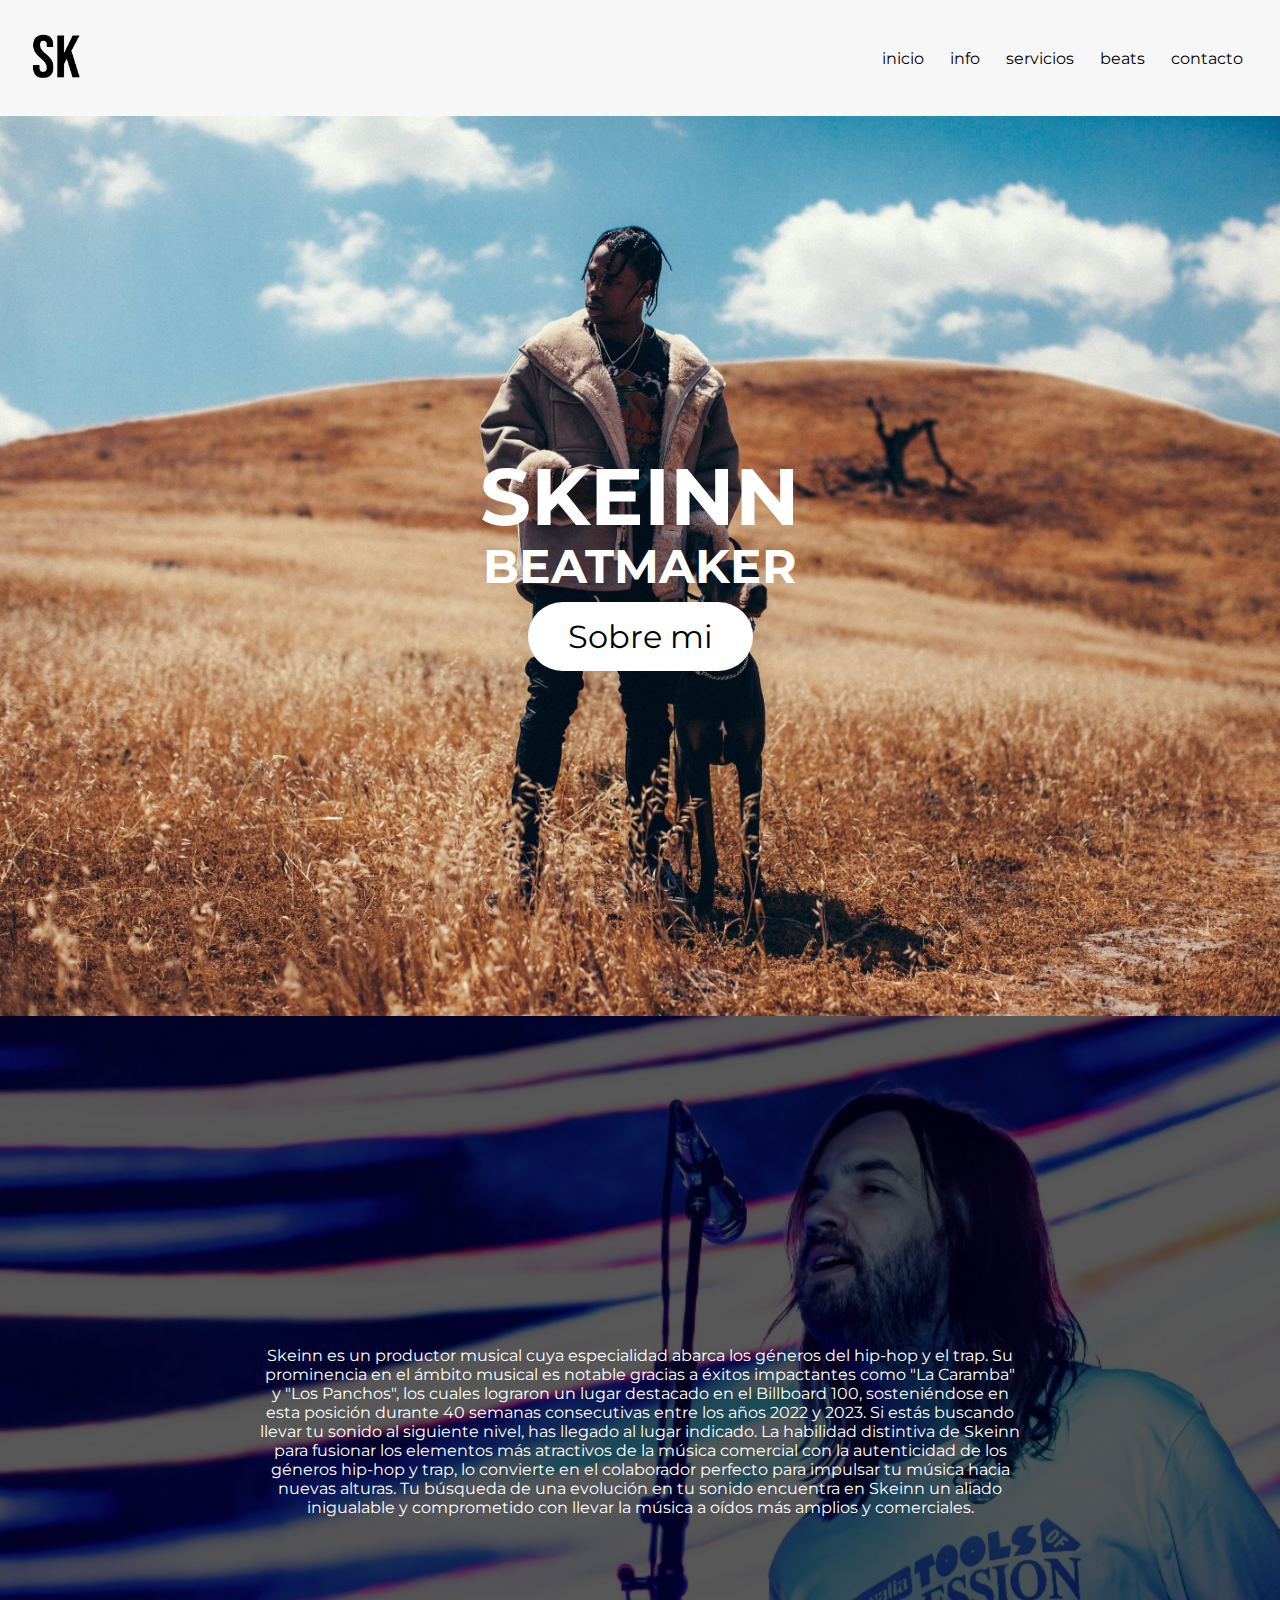
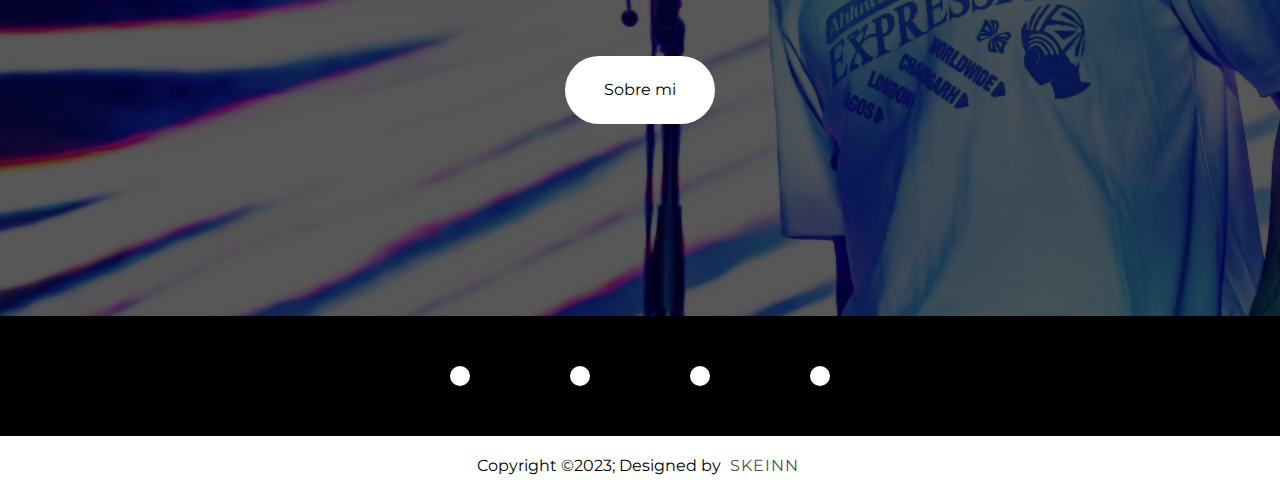
<file: index.html>
<!DOCTYPE html>
<html lang="en">
<head>
    <meta charset="UTF-8">
    <meta name="viewport" content="width=device-width, initial-scale=1.0">
    <meta name="description" content="Experienced music producer with 5 years of expertise. On this page, you will find a comprehensive list of all my services, ranging from beat production to the complete mixing and mastering of your tracks.">
    <meta name="keywords" content="beats, trap beats, hip-hop beats, music producer, music, sell music, mix, master, mix an master services, music services,">
    
    <title>Skeinn beatmaker</title>

    <link rel="stylesheet" href="https://cdnjs.cloudflare.com/ajax/libs/font-awesome/6.4.2/css/all.min.css" integrity="sha512-z3gLpd7yknf1YoNbCzqRKc4qyor8gaKU1qmn+CShxbuBusANI9QpRohGBreCFkKxLhei6S9CQXFEbbKuqLg0DA==" crossorigin="anonymous" 
    referrerpolicy="no-referrer" />

    <link rel="stylesheet" href="./css/style.css">

    <link rel="stylesheet" href="https://cdn.jsdelivr.net/npm/bootstrap-icons@1.10.5/font/bootstrap-icons.css">

    
</head>
<body>
    <style>
        ::-webkit-scrollbar{
            width: 18px;
        }
        ::-webkit-scrollbar-thumb{
            background: #0004ff;
            border-radius: 15px;
            border: 2px solid #0004ff;
        }

        ::-webkit-scrollbar-track-piece{
            background: #ffffff;
        }
    </style>

    <header>
        <a href="./index.html" class="logo-link">
            <img class="logo" src="./imagenes/icon.png" alt="logo">
        </a>
        <button id="abrirNav" class="abrir-menu"><i class="bi bi-list"></i></button>
        <nav class="nav" id="nav">
            <button id="cerrarNav" class="cerrar-menu"><i class="bi bi-x-circle-fill"></i></button>
            <ul class="nav-list">
                <li><a href="./index.html">inicio</a></li>
                <li><a href="./paginas/info.html">info</a></li>
                <li><a href="./paginas/servicios.html">servicios</a></li>
                <li><a href="./paginas/beats.html">beats</a></li>
                <li><a href="./paginas/contacto.html">contacto</a></li>
            </ul>
        </nav>
    </header>

    <main>
        <div class="inicio">
            <div class="texto-inicio">
                <h1>
                    SKEINN
                </h1>
                <h3>
                    BEATMAKER
                </h3>
                <a class="boton" href="./paginas/info.html">Sobre mi</a>
            </div>
        </div>
    </main>

    <section>
        <div class="inicio-2">
            <div class="texto-inicio-2">
                <p class="texto-info"> 
                Skeinn es un productor musical cuya especialidad abarca los géneros del hip-hop y el trap. Su prominencia en el ámbito musical es notable gracias a éxitos impactantes como "La Caramba" y "Los Panchos", los cuales lograron un lugar destacado en el Billboard 100, sosteniéndose en esta posición durante 40 semanas consecutivas entre los años 2022 y 2023.
                Si estás buscando llevar tu sonido al siguiente nivel, has llegado al lugar indicado. La habilidad distintiva de Skeinn para fusionar los elementos más atractivos de la música comercial con la autenticidad de los géneros hip-hop y trap, lo convierte en el colaborador perfecto para impulsar tu música hacia nuevas alturas. 
                Tu búsqueda de una evolución en tu sonido encuentra en Skeinn un aliado inigualable y comprometido con llevar la música a oídos más amplios y comerciales.
                </p>
                <a class="boton-2" href="./paginas/info.html">Sobre mi</a>
            </div>
        </div>
    </section>

    <footer>
        <div class="footerContainer">
            <div class="socialIcons">
                <a href=""><i class="fa-brands fa-spotify"></i></a>
                <a href=""><i class="fa-brands fa-instagram"></i></a>
                <a href=""><i class="fa-brands fa-twitter"></i></a>
                <a href=""><i class="fa-brands fa-youtube"></i></a>
            </div>       
        </div>
        <div class="footerBottom">
            <p>Copyright &copy;2023; Designed by <span class="designer">skeinn</span></p>
        </div>
    </footer>

    <script src="./js/main.js"></script>
</body>
</html>
</file>
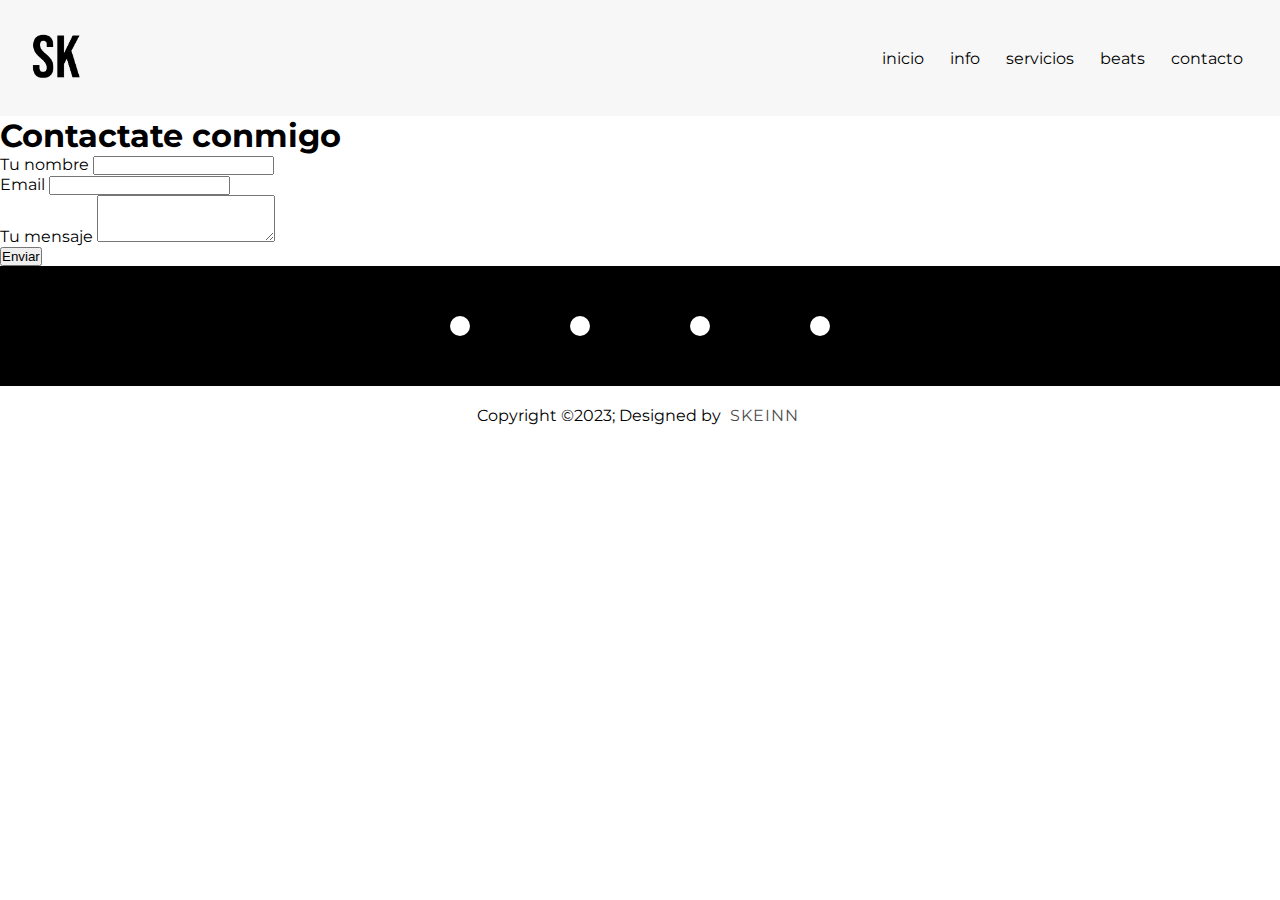
<file: paginas/contacto.html>
<!DOCTYPE html>
<html lang="en">
<head>
    <meta charset="UTF-8">
    <meta name="viewport" content="width=device-width, initial-scale=1.0">
    <title>contacto</title>

    <link rel="stylesheet" href="https://cdnjs.cloudflare.com/ajax/libs/font-awesome/6.4.2/css/all.min.css" integrity="sha512-z3gLpd7yknf1YoNbCzqRKc4qyor8gaKU1qmn+CShxbuBusANI9QpRohGBreCFkKxLhei6S9CQXFEbbKuqLg0DA==" crossorigin="anonymous" 
    referrerpolicy="no-referrer" />

    <link rel="stylesheet" href="https://cdn.jsdelivr.net/npm/bootstrap-icons@1.10.5/font/bootstrap-icons.css">

    <link href="https://cdn.jsdelivr.net/npm/bootstrap@5.0.2/dist/css/bootstrap.min.css" rel="stylesheet" integrity="sha384-EVSTQN3/azprG1Anm3QDgpJLIm9Nao0Yz1ztcQTwFspd3yD65VohhpuuCOmLASjC" crossorigin="anonymous">

    <link rel="stylesheet" href="../css/style.css">

    
</head>
<body>
    <style>
        ::-webkit-scrollbar{
            width: 18px;
        }
        ::-webkit-scrollbar-thumb{
            background: #0004ff;
            border-radius: 15px;
            border: 2px solid #0004ff;
        }

        ::-webkit-scrollbar-track-piece{
            background: #ffffff;
        }
    </style>
    <header>
        <a href="../index.html" class="logo-link">
            <img class="logo" src="../imagenes/icon.png" alt="logo">
          </a>
        <button id="abrirNav" class="abrir-menu"><i class="bi bi-list"></i></button>
        <nav class="nav" id="nav">
            <button id="cerrarNav" class="cerrar-menu"><i class="bi bi-x-circle-fill"></i></button>
            <ul class="nav-list">
                <li><a href="../index.html">inicio</a></li>
                <li><a href="./info.html">info</a></li>
                <li><a href="./servicios.html">servicios</a></li>
                <li><a href="./beats.html">beats</a></li>
                <li><a href="./contacto.html">contacto</a></li>
            </ul>
        </nav>
    </header>

    <section>
        <div class="bg-background"></div>
    <div class="container py-5">
        <div class="row py-5 g-3 justify-content-center align-items-center">
            <div class="col-md-6 first_col">
                <h1 class="text-center mt-0">Contactate conmigo</h1>
                <form class="p-4 mt-2">
                    <div class="mb-3">
                        <label for="exampleFormControlInput1" class="form-label">Tu nombre</label>
                        <input type="text" class="form-control" id="exampleFormControlInput1">
                    </div>
                    <div class="mb-3">
                        <label for="exampleFormControlInput1" class="form-label">Email</label>
                        <input type="text" class="form-control" id="exampleFormControlInput1">
                    </div>
                    <div class="mb-3">
                        <label for="exampleFormControlTextarea1" class="form-label">Tu mensaje</label>
                        <textarea type="text" class="form-control" id="exampleFormControlTextarea1" rows="3"></textarea>
                    </div>
                    <div class="mb-3 mt-4 text-center">
                        <button class="btn btn-lg btn-primary rounded-pill">Enviar</button>
                    </div>
                </form>
            </div>
        </div>
    </div>
</section>

    <footer>
        <div class="footerContainer">
            <div class="socialIcons">
                <a href=""><i class="fa-brands fa-spotify"></i></a>
                <a href=""><i class="fa-brands fa-instagram"></i></a>
                <a href=""><i class="fa-brands fa-twitter"></i></a>
                <a href=""><i class="fa-brands fa-youtube"></i></a>
            </div>       
        </div>
        <div class="footerBottom">
            <p>Copyright &copy;2023; Designed by <span class="designer">skeinn</span></p>
        </div>
    </footer>

    <script src="https://cdn.jsdelivr.net/npm/bootstrap@5.0.2/dist/js/bootstrap.bundle.min.js" integrity="sha384-MrcW6ZMFYlzcLA8Nl+NtUVF0sA7MsXsP1UyJoMp4YLEuNSfAP+JcXn/tWtIaxVXM" crossorigin="anonymous"></script>

    <script src="../js/main.js"></script>
</body>
</html>
</file>
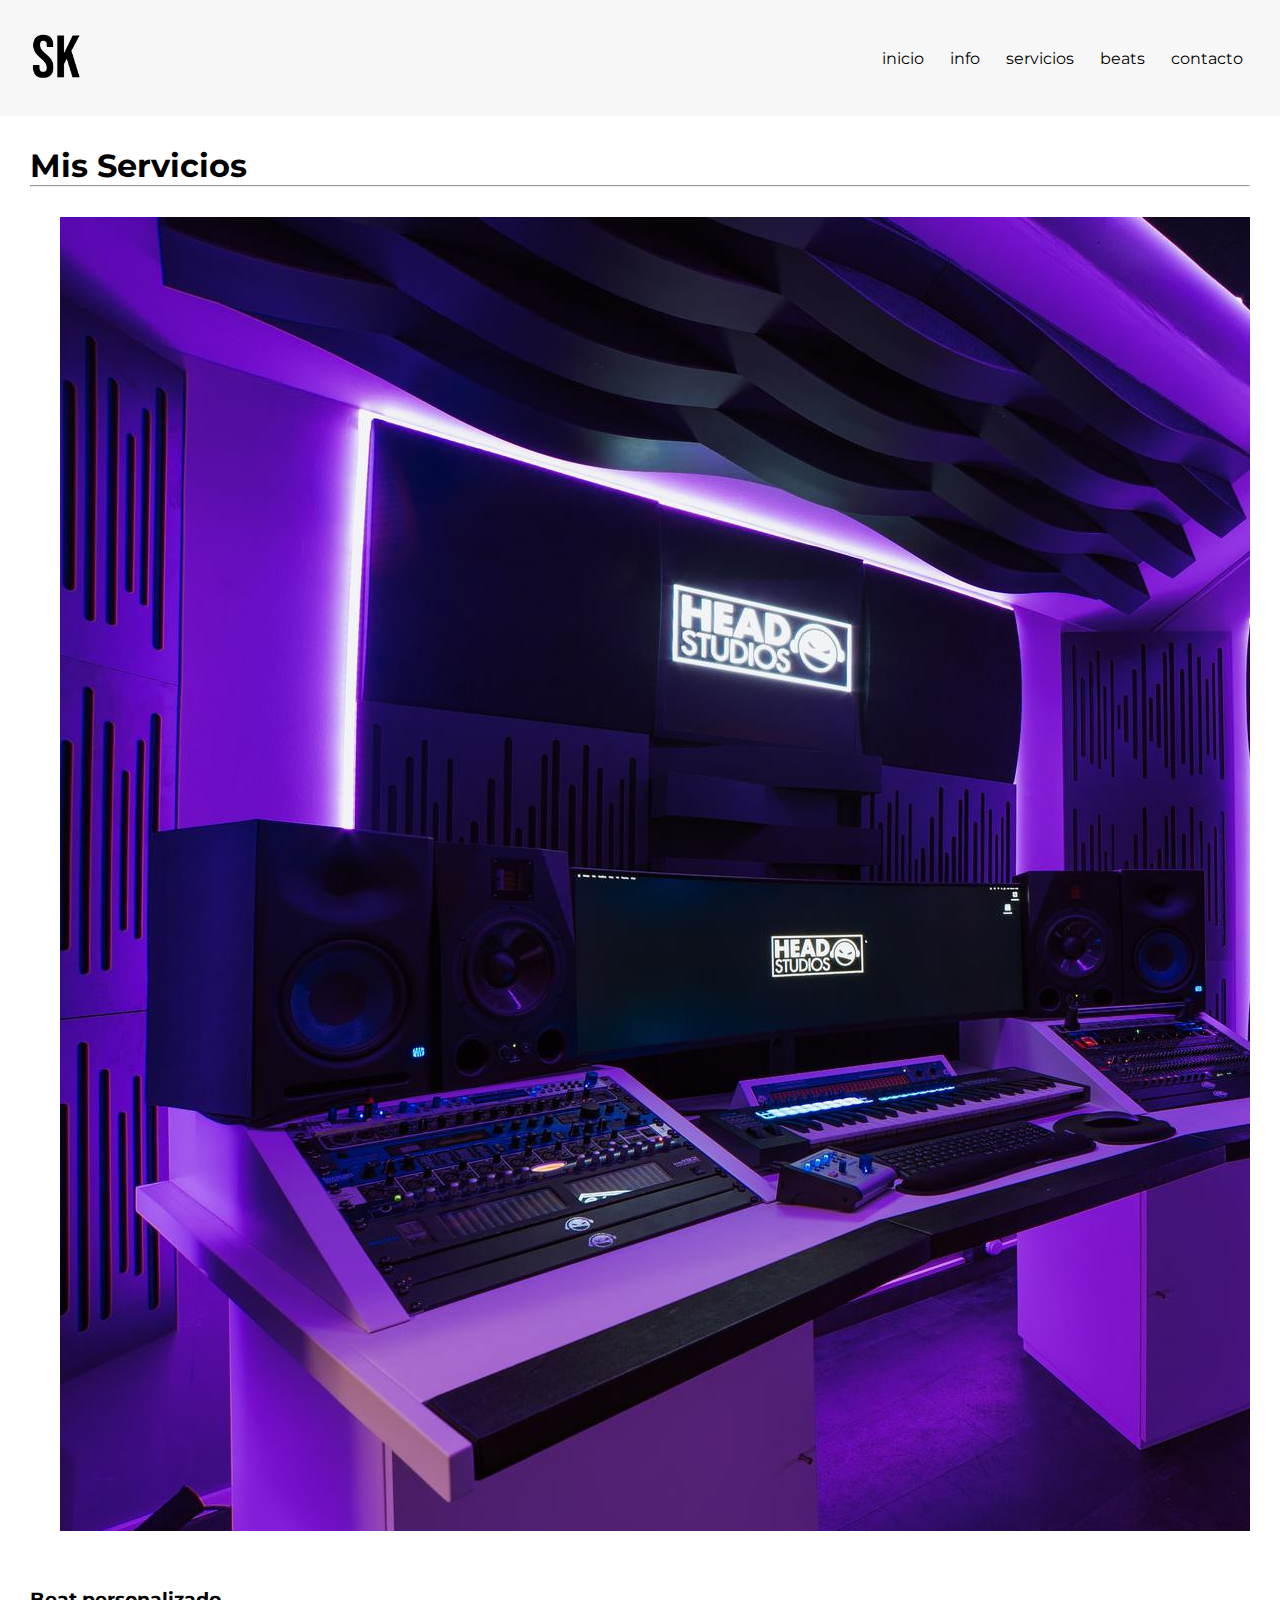
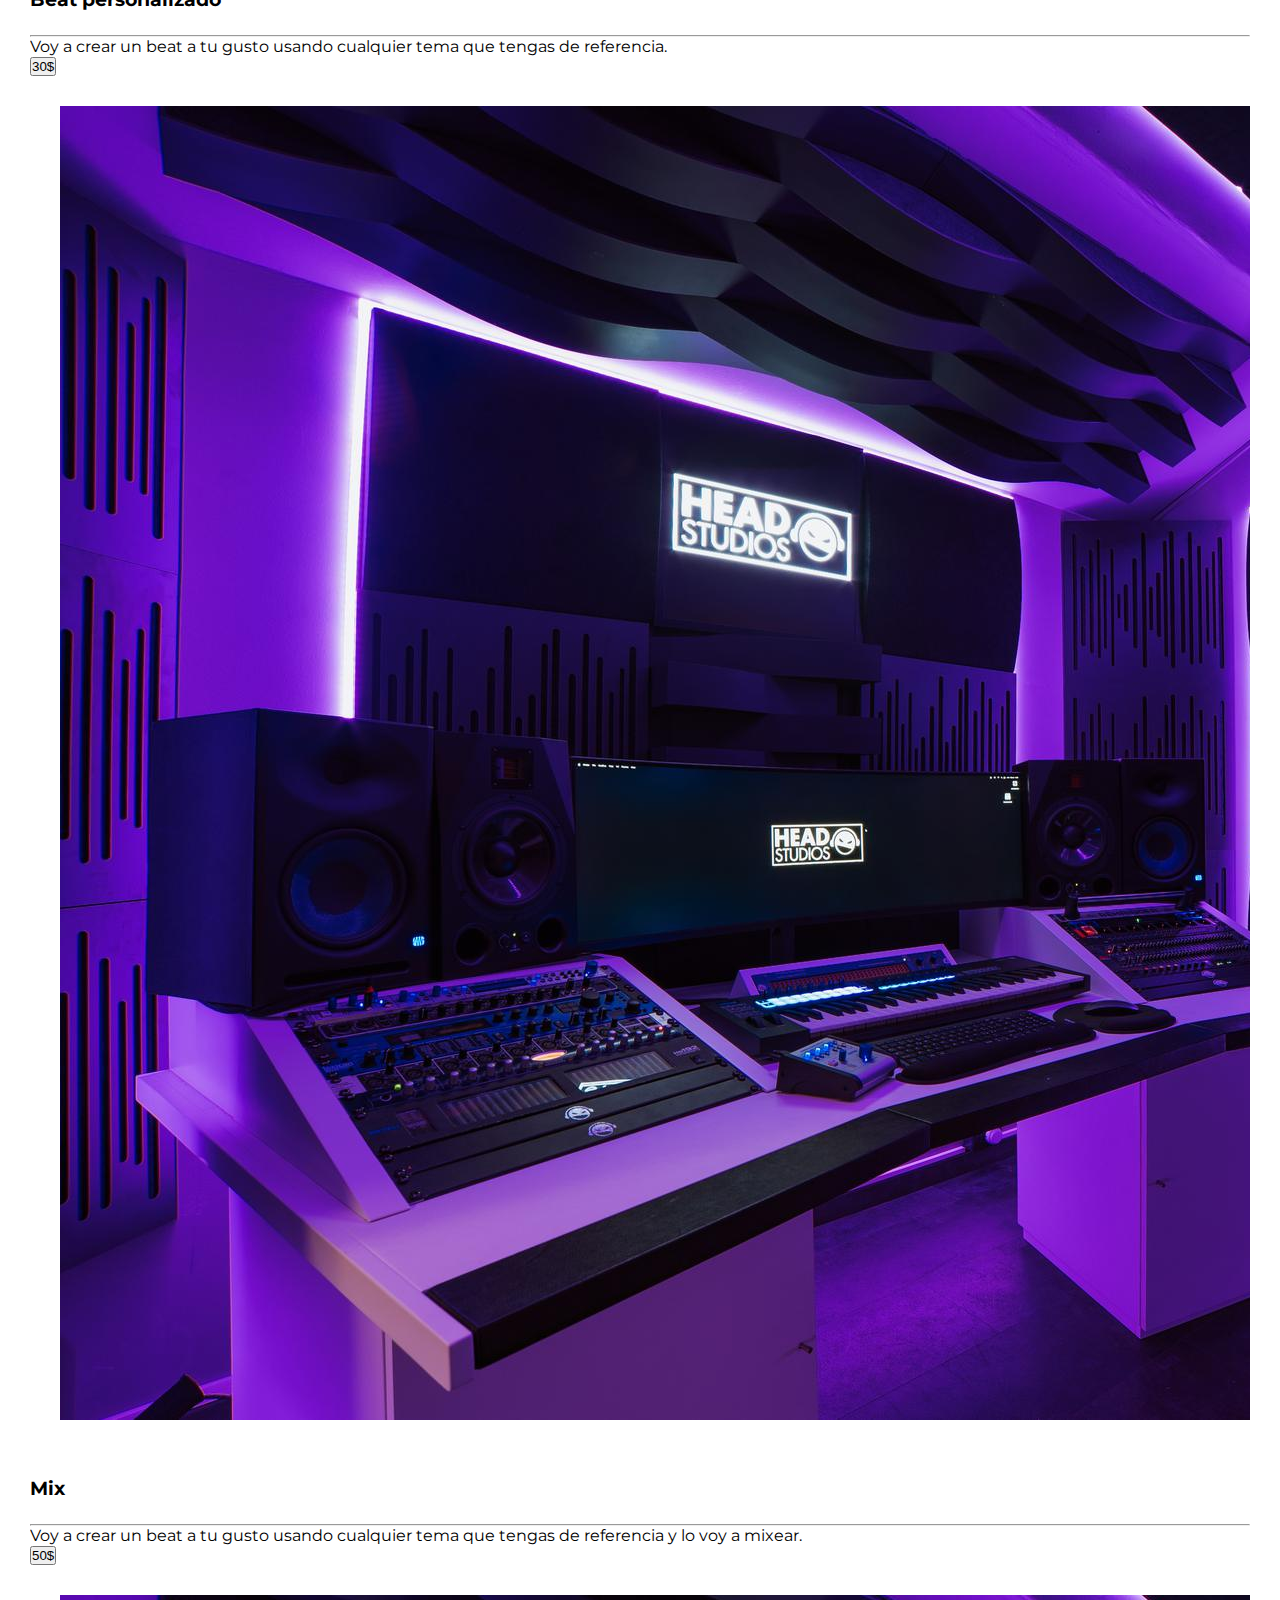
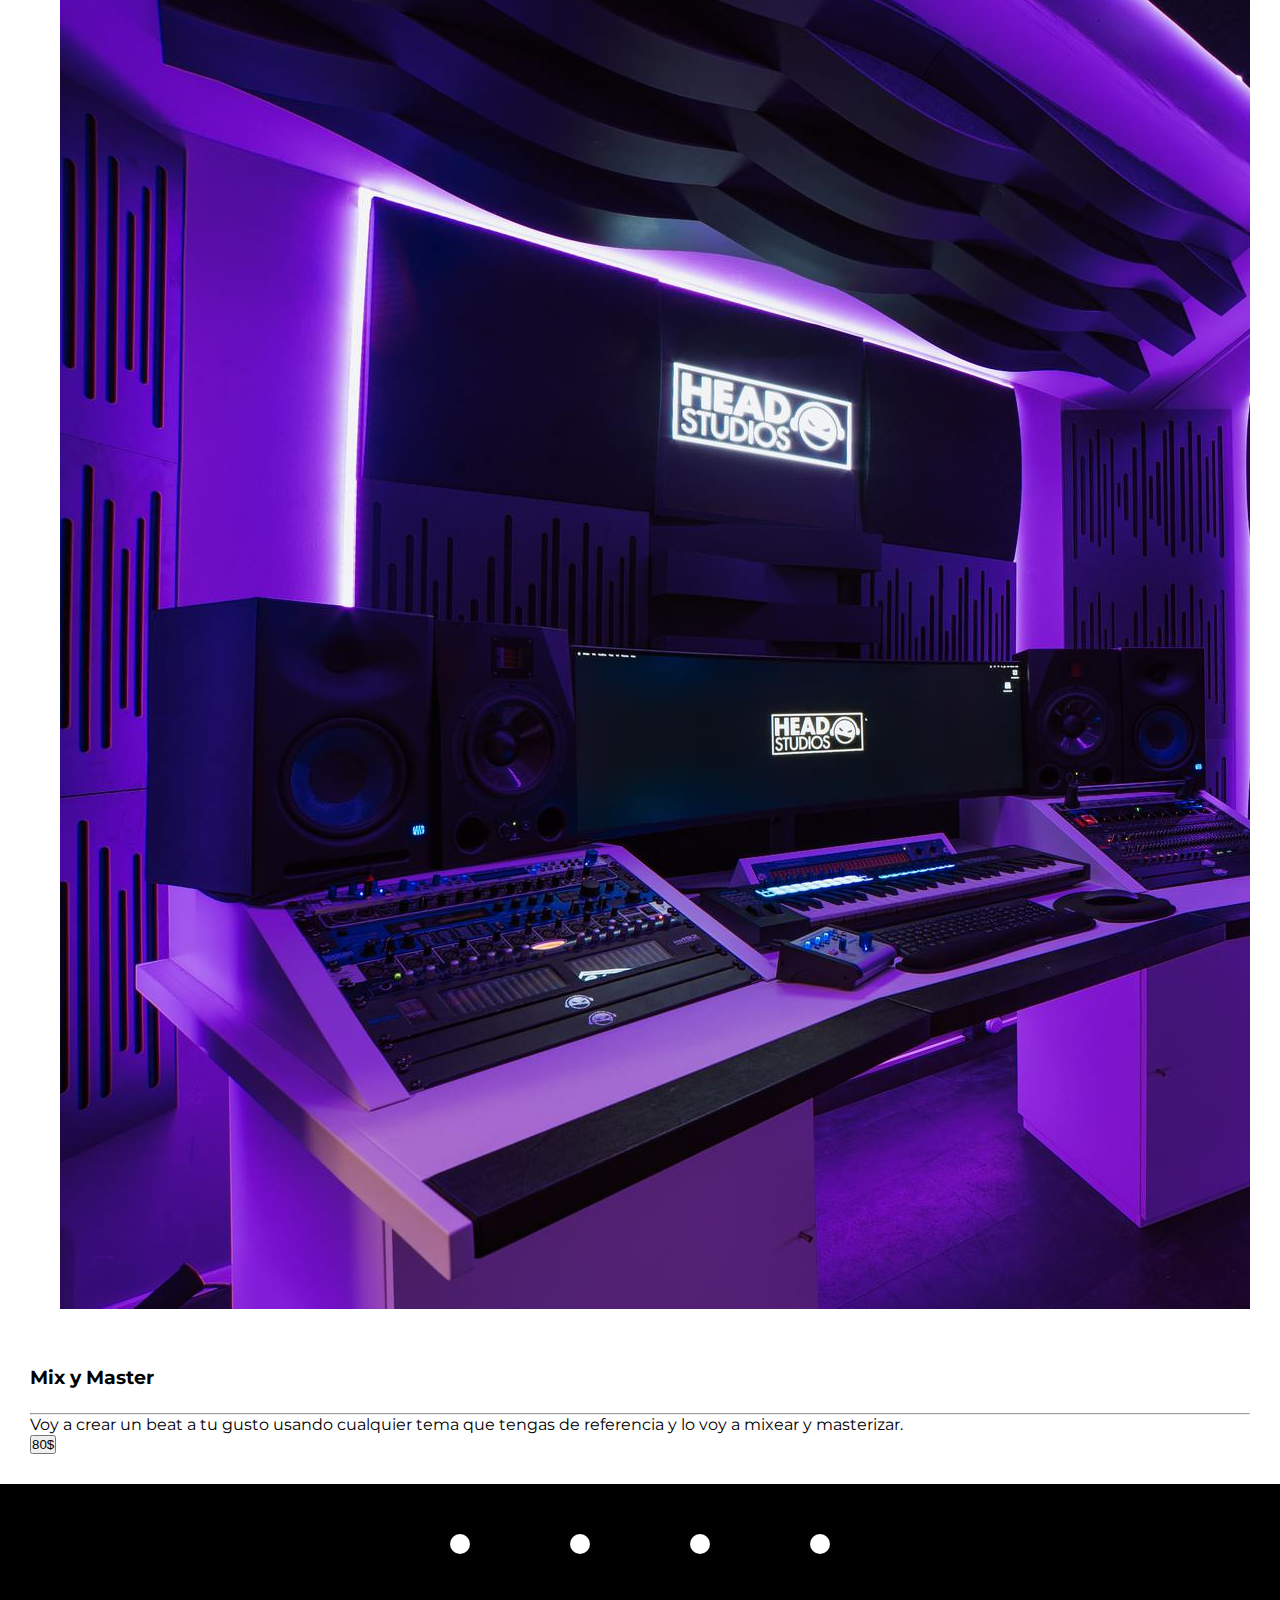
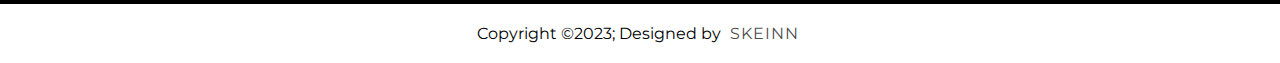
<file: paginas/servicios.html>
<!DOCTYPE html>
<html lang="en">
<head>
    <meta charset="UTF-8">
    <meta name="viewport" content="width=device-width, initial-scale=1.0">
    <title>servicios</title>

    <link rel="stylesheet" href="https://cdnjs.cloudflare.com/ajax/libs/font-awesome/6.4.2/css/all.min.css" integrity="sha512-z3gLpd7yknf1YoNbCzqRKc4qyor8gaKU1qmn+CShxbuBusANI9QpRohGBreCFkKxLhei6S9CQXFEbbKuqLg0DA==" crossorigin="anonymous" 
    referrerpolicy="no-referrer" />

    <link rel="stylesheet" href="https://cdn.jsdelivr.net/npm/bootstrap-icons@1.10.5/font/bootstrap-icons.css">

    <link href="https://cdn.jsdelivr.net/npm/bootstrap@5.0.2/dist/css/bootstrap.min.css" rel="stylesheet" integrity="sha384-EVSTQN3/azprG1Anm3QDgpJLIm9Nao0Yz1ztcQTwFspd3yD65VohhpuuCOmLASjC" crossorigin="anonymous">

    <link rel="stylesheet" href="../css/style.css">

    
</head>
<body>
    <style>
        ::-webkit-scrollbar{
            width: 18px;
        }
        ::-webkit-scrollbar-thumb{
            background: #0004ff;
            border-radius: 15px;
            border: 2px solid #0004ff;
        }

        ::-webkit-scrollbar-track-piece{
            background: #ffffff;
        }
    </style>

    <header>
        <a href="../index.html" class="logo-link">
            <img class="logo" src="../imagenes/icon.png" alt="logo">
          </a>
        <button id="abrirNav" class="abrir-menu"><i class="bi bi-list"></i></button>
        <nav class="nav" id="nav">
            <button id="cerrarNav" class="cerrar-menu"><i class="bi bi-x-circle-fill"></i></button>
            <ul class="nav-list">
                <li><a href="../index.html">inicio</a></li>
                <li><a href="./info.html">info</a></li>
                <li><a href="./servicios.html">servicios</a></li>
                <li><a href="./beats.html">beats</a></li>
                <li><a href="./contacto.html">contacto</a></li>
            </ul>
        </nav>
    </header>

    <section class="servicios">
        <h1 class="text-center mt-5 display-3 fw-bold">Mis <span class="theme-text">Servicios</span></h1>
        <hr class="mx-auto mb-5 w-25">
        <div class="row justify-content-center mb-5">
            <div class="col-12 col-sm-6 col-md-4 mb-4">
                <div class="card shadow">
                    <img src="../imagenes/music.jpg" alt="" class="imagen de un estudio de grabacion">
                    <div class="card-body">
                        <h3 class="text-center">Beat personalizado</h3>
                        <hr class="mx-auto w-75">
                        <p class="text-center">
                            Voy a crear un beat a tu gusto usando cualquier tema que tengas de referencia.
                        </p>
                        <div class="d-flex justify-content-center align-items-center">
                            <button class="btn btn-lg btn-primary rounded-pill">30$</button>
                        </div>
                    </div>
                </div>
            </div>
            <div class="col-12 col-sm-6 col-md-4 mb-4">
                <div class="card shadow">
                    <img src="../imagenes/music.jpg" alt="" class="imagen de un estudio de grabacion">
                    <div class="card-body">
                        <h3 class="text-center">Mix</h3>
                        <hr class="mx-auto w-75">
                        <p class="text-center">
                            Voy a crear un beat a tu gusto usando cualquier tema que tengas de referencia y lo voy a mixear.
                        </p>
                        <div class="d-flex justify-content-center align-items-center">
                            <button class="btn btn-lg btn-primary rounded-pill">50$</button>
                        </div>
                    </div>
                </div>
            </div>
            <div class="col-12 col-sm-6 col-md-4 mb-4">
                <div class="card shadow">
                    <img src="../imagenes/music.jpg" alt="" class="imagen de un estudio de grabacion">
                    <div class="card-body">
                        <h3 class="text-center">Mix y Master</h3>
                        <hr class="mx-auto w-75">
                        <p class="text-center">
                            Voy a crear un beat a tu gusto usando cualquier tema que tengas de referencia y lo voy a mixear y masterizar.
                        </p>
                        <div class="d-flex justify-content-center align-items-center">
                            <button class="btn btn-lg btn-primary rounded-pill">80$</button>
                        </div>
                    </div>
                </div>
            </div>
        </div>
    </section>
    

    <footer>
        <div class="footerContainer">
            <div class="socialIcons">
                <a href=""><i class="fa-brands fa-spotify"></i></a>
                <a href=""><i class="fa-brands fa-instagram"></i></a>
                <a href=""><i class="fa-brands fa-twitter"></i></a>
                <a href=""><i class="fa-brands fa-youtube"></i></a>
            </div>       
        </div>
        <div class="footerBottom">
            <p>Copyright &copy;2023; Designed by <span class="designer">skeinn</span></p>
        </div>
    </footer>

    <script src="https://cdn.jsdelivr.net/npm/bootstrap@5.0.2/dist/js/bootstrap.bundle.min.js" integrity="sha384-MrcW6ZMFYlzcLA8Nl+NtUVF0sA7MsXsP1UyJoMp4YLEuNSfAP+JcXn/tWtIaxVXM" crossorigin="anonymous"></script>

    <script src="../js/main.js"></script>
</body>
</html>
</file>
<file: css/style.css>
@import url("https://fonts.googleapis.com/css2?family=Bebas+Neue&family=Montserrat:wght@600&family=Roboto+Condensed:ital,wght@1,300&display=swap");
footer {
  background: rgb(0, 0, 0);
}

.footerContainer {
  width: 100%;
}

.socialIcons {
  display: flex;
  justify-content: center;
  animation-duration: 1s;
  animation-name: zoom-in;
}
.socialIcons a {
  text-decoration: none;
  padding: 10px;
  background-color: white;
  margin: 50px;
  border-radius: 50%;
}
.socialIcons a i {
  font-size: 1.5em;
  color: black;
  opacity: 0.9;
  transition: 1s;
}
.socialIcons a:hover {
  background-color: #0004ff;
  transition: 0.5s;
}
.socialIcons a:hover i {
  color: white;
}

/* effectos hover de redes sociales iconos*/
.footerBottom {
  background-color: rgb(255, 255, 255);
  padding: 20px;
  text-align: center;
}
.footerBottom p {
  color: rgb(0, 0, 0);
}

.designer {
  opacity: 0.7;
  text-transform: uppercase;
  letter-spacing: 1px;
  font-weight: 400;
  margin: 0px 5px;
}

.logo {
  max-width: 3rem;
  animation-duration: 1s;
  animation-name: zoom-in;
  transition: 1s;
}
.logo:hover {
  transform: scale(1.2);
}
@keyframes zoom-in {
  0% {
    transform: scale(0);
    opacity: 1;
  }
  100% {
    transform: scale(1);
    opacity: 1;
  }
}

.abrir-menu {
  display: none;
}

/* navegacion */
.nav-list {
  list-style-type: none;
  display: flex;
  gap: 1rem;
}
.nav-list li a {
  padding: 5px;
  text-decoration: none;
  color: black;
}
.nav-list li {
  transition: 0.5s;
}
.nav-list li:hover {
  transform: scale(1.2);
}
.nav-list li:after {
  content: "";
  position: absolute;
  background-color: #0004ff;
  height: 3px;
  width: 0;
  left: 0;
  bottom: -10px;
  border-radius: 30px;
  transition: 0.3s;
}
.nav-list li:hover:after {
  width: 100%;
}

.abrir-menu,
.cerrar-menu {
  display: none;
}

.info {
  position: relative;
  z-index: 1;
}

.inicio {
  height: 900px;
  background: url(../imagenes/1.jpg);
  background-size: cover;
  background-position: center -100px;
}

.inicio-2 {
  height: 900px;
  background: url(../imagenes/5.jpg);
  background-size: cover;
  background-repeat: no-repeat;
  background-position: center;
}

.texto-inicio {
  font-size: 8rem;
  color: white;
  display: flex;
  align-items: center;
  justify-content: center;
  flex-direction: column;
  padding: 14rem;
}

.texto-inicio-2 {
  font-size: 8rem;
  color: white;
  display: flex;
  align-items: center;
  justify-content: center;
  flex-direction: column;
  padding: 10rem;
  background-color: rgba(0, 0, 0, 0.66);
}

@keyframes texto {
  0% {
    letter-spacing: -0.5em;
    opacity: 0;
  }
  40% {
    opacity: 0.6;
  }
  100% {
    opacity: 1;
  }
}
.texto-inicio h1, h3 {
  line-height: 12rem;
  animation-duration: 2s;
  animation-name: texto;
  transition: 1s;
}
.texto-inicio h1:hover, h3:hover {
  color: #0004ff;
  transform: scale(1.1);
}

.texto-info {
  font-size: 1.6rem;
  max-width: 50rem;
  display: flex;
  align-items: center;
  justify-content: center;
  margin-left: -900px;
  border-radius: 10px;
  padding: 10px;
}

.boton {
  border-radius: 40px;
  background-color: white;
  padding: 15px 40px;
  color: black;
  font-size: 2rem;
  z-index: 1;
  overflow: hidden;
  transition: 0.5s;
  animation-duration: 1s;
  animation-name: zoom-in;
  position: relative;
}
.boton:hover {
  color: white;
  transform: scale(1.1);
}
.boton:hover::before {
  width: 100%;
  background-color: blue;
}
.boton::before {
  content: "";
  position: absolute;
  left: 0;
  top: 0;
  background-color: #0004ff;
  width: 0;
  height: 100%;
  transition: 0.5s;
  z-index: -1;
}

.boton-2 {
  border-radius: 40px;
  background-color: white;
  padding: 15px 40px;
  color: black;
  margin-left: -900px;
  margin-top: 50px;
  font-size: 2rem;
  z-index: 1;
  overflow: hidden;
  transition: 0.5s;
  animation-duration: 1s;
  animation-name: zoom-in;
  position: relative;
}
.boton-2:hover {
  color: white;
  transform: scale(1.1);
}
.boton-2:hover::before {
  width: 100%;
  background-color: blue;
}
.boton-2::before {
  content: "";
  position: absolute;
  left: 0;
  top: 0;
  background-color: #0004ff;
  width: 0;
  height: 100%;
  transition: 0.5s;
  z-index: -1;
}

.info .carousel-item {
  min-height: 100vh;
  background-size: cover;
  background-repeat: no-repeat;
  background-position: center;
}
.info .carousel-item .info .carousel-item::before {
  content: "";
  position: absolute;
  left: 0;
  top: 0;
  width: 100%;
  height: 100%;
  background-color: rgba(0, 0, 0, 0.464);
}

.info .carousel-item .contenedor-info {
  background-color: #0004ff;
  position: absolute;
  left: 50%;
  top: 50%;
  transform: translate(-50%, -50%);
  text-align: center;
}

.tarjeta-imagen {
  padding: 30px;
}

.card {
  z-index: 1;
  overflow: hidden;
  transition: 0.5s;
}
.card:hover {
  color: white;
}
.card::before {
  content: "";
  position: absolute;
  left: -100%;
  top: 0%;
  background: #0004ff;
  width: 100%;
  height: 100%;
  transition: 0.5s;
  z-index: -1;
}
.card:hover::before {
  left: 0%;
  color: white;
}

.servicios {
  padding: 30px;
}

.imagen {
  padding: 30px;
}

.beats {
  display: flex;
  justify-content: center;
  flex-wrap: wrap;
}

.beats-letras {
  animation-duration: 1s;
  animation-name: texto;
}

.imagenes-beats {
  flex: 1;
  display: flex;
  align-items: center;
  justify-content: center;
  transition: 1s;
}
.imagenes-beats img {
  width: 100%;
  height: auto;
  -o-object-fit: contain;
     object-fit: contain;
  margin-bottom: 3rem;
  padding: 2rem;
}
.imagenes-beats:hover {
  transform: scale(1.1);
}

.beats-letras {
  text-align: center;
  margin-top: 1rem;
}

@media screen and (max-width: 1600px) {
  .inicio {
    background-position: center;
  }

  .texto-info{
    font-size: 1.6rem;
    max-width: 50rem;
    display: flex;
    align-items: center;
    justify-content: center;
    margin-left: -100px;
    border-radius: 10px;
    padding: 10px;
  }

  .boton-2 {
    width: 150px;
    height: 100px;
    display: flex;
    align-items: center;
    justify-content: center;
    margin: 0;
    padding: 20px;
    font-size: 1rem;
  }
}
@media screen and (max-width: 1280px) {
  .inicio {
    background-position: center;
  }
  .texto-inicio {
    display: flex;
    align-items: center;
    justify-content: center;
    flex-direction: column;
    height: 100vh;
    padding: 0;
    font-size: 2.5rem;
    text-align: center;
  }
  .texto-inicio h1, h3 {
    line-height: 70px;
  }
  .texto-inicio-2 {
    font-size: 8rem;
    color: white;
    display: flex;
    align-items: center;
    justify-content: center;
    flex-direction: column;
    padding: 12rem;
    background-color: rgba(0, 0, 0, 0.66);
    height: 900px;
  }
  .texto-info {
    text-align: center;
    font-size: 1rem;
    width: 100vw;
    height: 900px;
    display: flex;
    align-items: center;
    justify-content: center;
    margin: 0;
    padding: 20px;
  }
  .boton-2 {
    width: 150px;
    height: 100px;
    display: flex;
    align-items: center;
    justify-content: center;
    margin: 0;
    padding: 20px;
    font-size: 1rem;
  }
}
@media screen and (max-width: 600px) {
  .imagenes-beats img {
    width: 100%;
    height: auto;
    -o-object-fit: contain;
       object-fit: contain;
    margin-bottom: 3rem;
  }
  .beats {
    display: block;
  }
  .socialIcons a {
    margin: 10px;
  }
  .texto-inicio {
    display: flex;
    align-items: center;
    justify-content: center;
    flex-direction: column;
    height: 100vh;
    padding: 0;
    font-size: 2.5rem;
    text-align: center;
  }
  .texto-inicio-2 {
    font-size: 8rem;
    color: white;
    display: flex;
    align-items: center;
    justify-content: center;
    flex-direction: column;
    background-color: rgba(0, 0, 0, 0.66);
    padding: 12rem 2rem;
  }
  .texto-inicio h1, h3 {
    line-height: 70px;
  }
  .texto-info {
    text-align: center;
    font-size: 1rem;
    width: 100vw;
    height: 900px;
    display: flex;
    align-items: center;
    justify-content: center;
    margin: 0;
    padding: 20px;
  }
  .boton-2 {
    width: 150px;
    height: 100px;
    display: flex;
    align-items: center;
    justify-content: center;
    margin: 0;
    padding: 20px;
    font-size: 1rem;
  }
  .inicio {
    background-position: center;
  }
  .inicio-2 {
    background-position: center;
  }
  .boton {
    font-size: 1rem;
    border-radius: 40px;
  }
  .abrir-menu,
  .cerrar-menu {
    display: block;
    border: 0;
    font-size: 1.3rem;
    background-color: transparent;
    cursor: pointer;
  }
  .abrir-menu {
    color: black;
  }
  .cerrar-menu {
    color: white;
  }
  .nav {
    opacity: 0;
    visibility: hidden;
  }
  .nav {
    display: flex;
    flex-direction: column;
    align-items: end;
    gap: 1rem;
    position: absolute;
    top: 0;
    right: 0;
    background-color: #111;
    bottom: 0;
    padding: 4rem;
    box-shadow: 0 0 0 100vmax rgba(0, 0, 0, 0.5);
    z-index: 2;
  }
  .nav.visible {
    opacity: 1;
    visibility: visible;
  }
  .nav-list {
    flex-direction: column;
    align-items: end;
  }
  .nav li a {
    color: white;
  }
}
* {
  margin: 0;
  padding: 0;
  text-decoration: none;
  list-style: none;
  box-sizing: border-box;
}

@font-face {
  font-family: "Oblique";
  src: url(../fonts/Groteskly\ Yours\ -\ Resist\ Sans\ Display\ Medium\ Oblique.otf);
}
html {
  scroll-behavior: smooth;
}

body {
  font-family: "Montserrat", sans-serif;
  font-weight: 400;
}

header {
  display: flex;
  align-items: center;
  justify-content: space-between;
  padding: 2rem;
  background-color: #f7f7f7;
}/*# sourceMappingURL=style.css.map */
</file>
